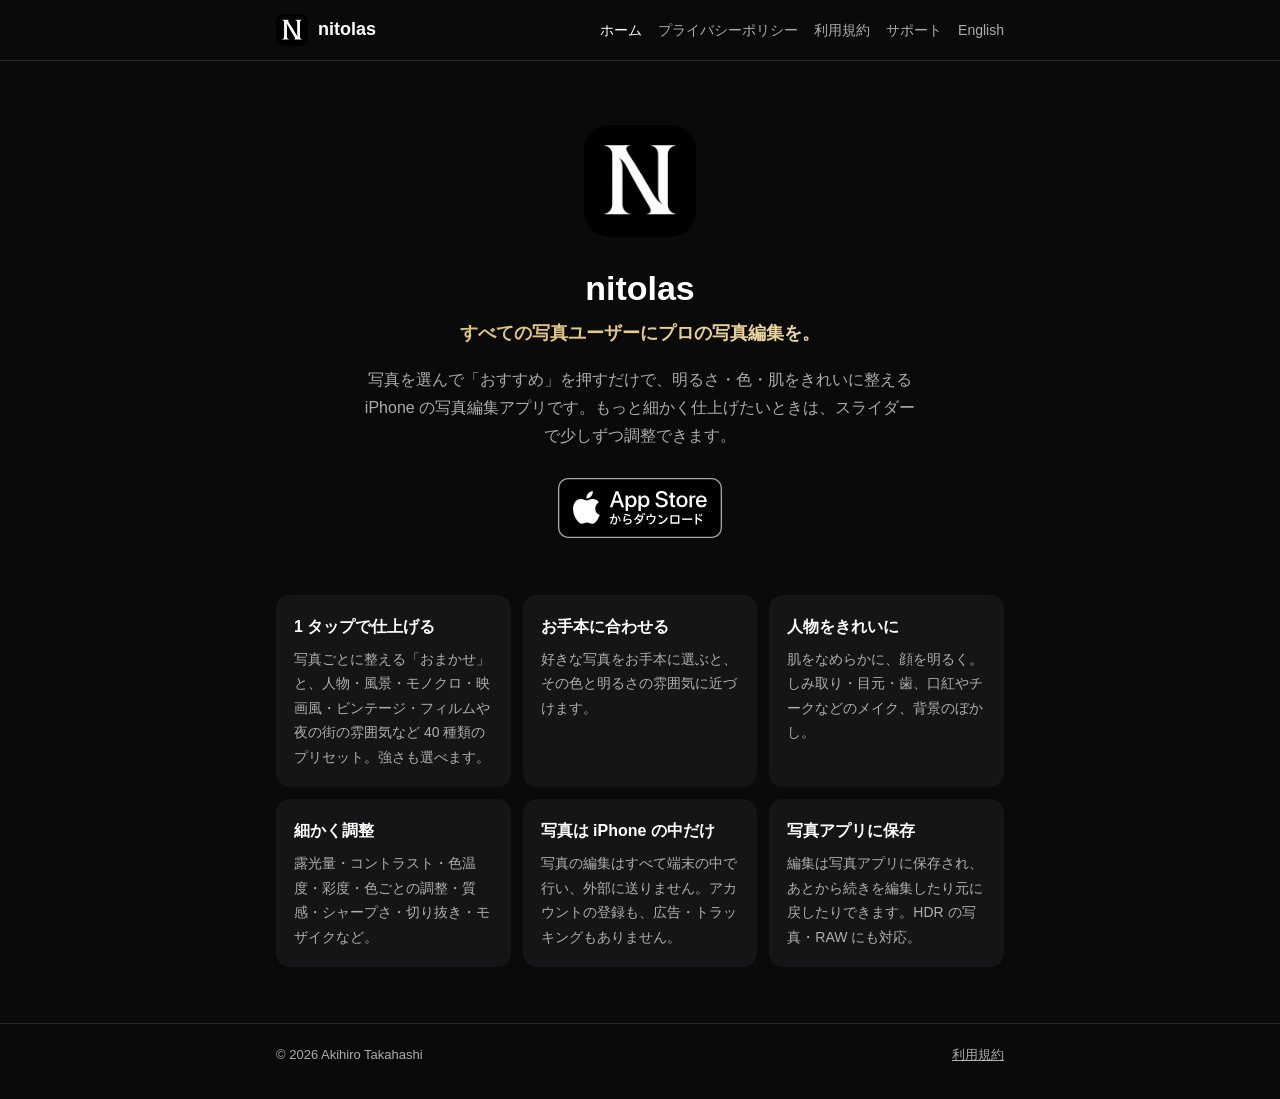
<file: index.html>
<!doctype html>
<html lang="ja">
<head>
<meta charset="utf-8">
<meta name="viewport" content="width=device-width, initial-scale=1">
<title>nitolas – すべての写真ユーザーにプロの写真編集を。</title>
<meta name="description" content="nitolas：すべての写真ユーザーにプロの写真編集を。写真は iPhone の中だけで編集します。">
<link rel="icon" href="icon.png">
<link rel="apple-touch-icon" href="icon.png">
<link rel="stylesheet" href="style.css">
</head>
<body>
<header><div class="wrap"><a class="brand" href="index.html"><img src="icon.png" alt="">nitolas</a><nav><a href="index.html" aria-current="page">ホーム</a><a href="privacy.html">プライバシーポリシー</a><a href="terms.html">利用規約</a><a href="support.html">サポート</a><a href="en/index.html" lang="en">English</a></nav></div></header>
<main><div class="wrap">
<section class="hero">
<img src="icon.png" alt="nitolas のアイコン">
<h1>nitolas</h1>
<p class="tagline"><span>すべての写真ユーザーに</span><span>プロの写真編集を。</span></p>
<p class="lead">写真を選んで「おすすめ」を押すだけで、明るさ・色・肌をきれいに整える iPhone の写真編集アプリです。もっと細かく仕上げたいときは、スライダーで少しずつ調整できます。</p>
<!-- App Store のバッジ（Apple の公式の画像。変えずに使う）。審査で承認されたら、App Store のページの URL を入れたリンクにする。 -->
<p class="store-badge"><img src="app-store-badge-ja.svg" alt="App Store からダウンロード" width="163" height="60"></p>
</section>
<section class="features">
<div class="feature"><h2>1 タップで仕上げる</h2><p>写真ごとに整える「おまかせ」と、人物・風景・モノクロ・映画風・ビンテージ・フィルムや夜の街の雰囲気など 40 種類のプリセット。強さも選べます。</p></div>
<div class="feature"><h2>お手本に合わせる</h2><p>好きな写真をお手本に選ぶと、その色と明るさの雰囲気に近づけます。</p></div>
<div class="feature"><h2>人物をきれいに</h2><p>肌をなめらかに、顔を明るく。しみ取り・目元・歯、口紅やチークなどのメイク、背景のぼかし。</p></div>
<div class="feature"><h2>細かく調整</h2><p>露光量・コントラスト・色温度・彩度・色ごとの調整・質感・シャープさ・切り抜き・モザイクなど。</p></div>
<div class="feature"><h2>写真は iPhone の中だけ</h2><p>写真の編集はすべて端末の中で行い、外部に送りません。アカウントの登録も、広告・トラッキングもありません。</p></div>
<div class="feature"><h2>写真アプリに保存</h2><p>編集は写真アプリに保存され、あとから続きを編集したり元に戻したりできます。HDR の写真・RAW にも対応。</p></div>
</section>
</div></main>
<footer><div class="wrap"><span>© 2026 Akihiro Takahashi</span><a href="terms.html">利用規約</a></div></footer>
</body>
</html>
</file>
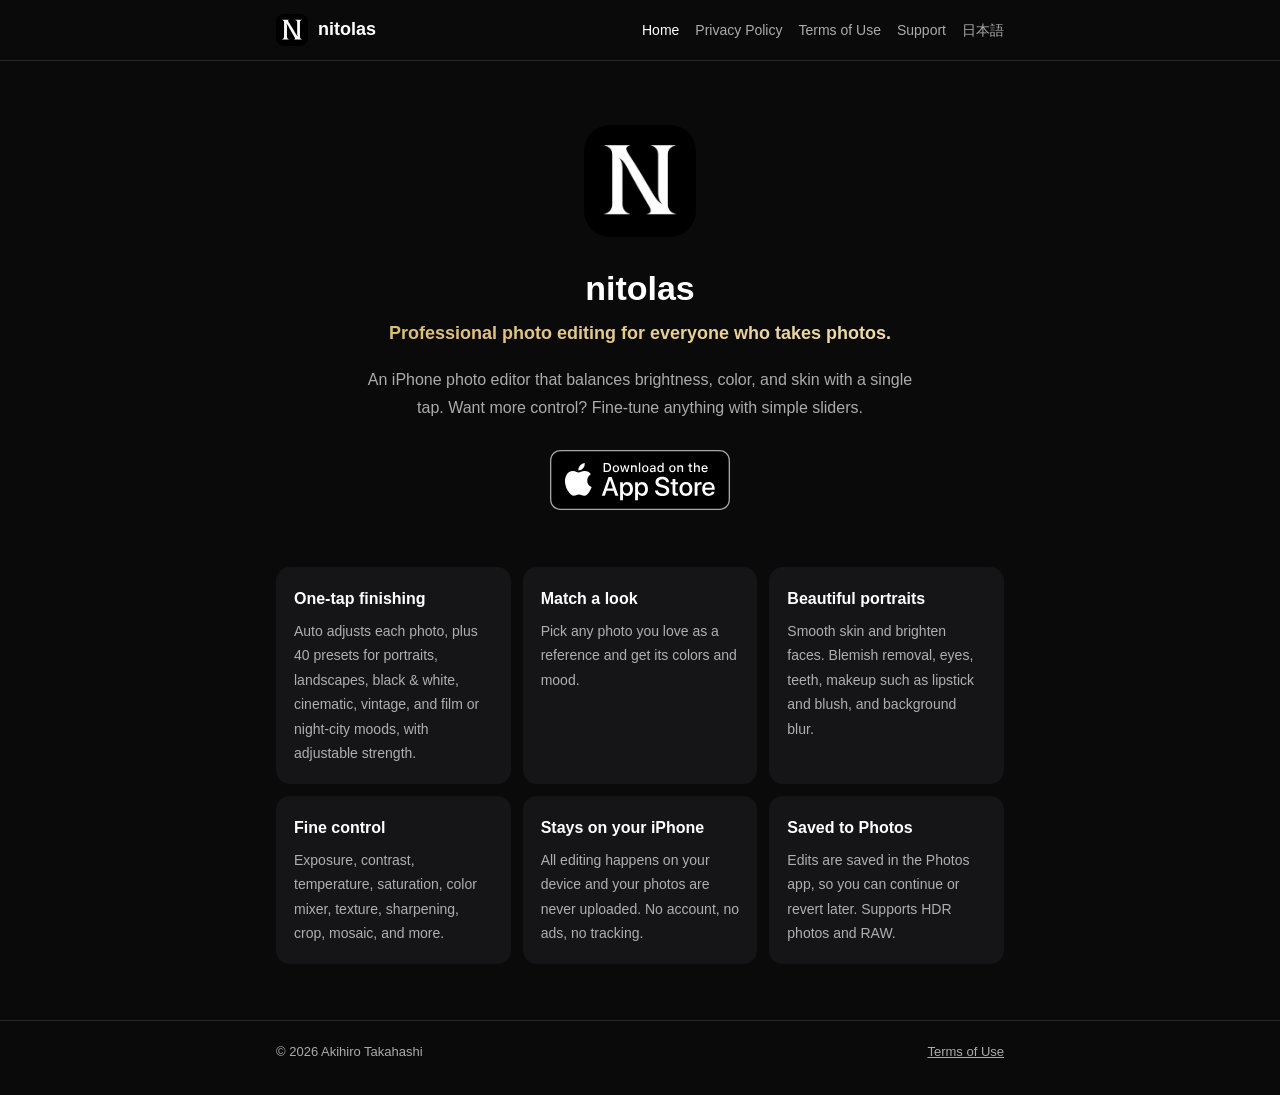
<file: en/index.html>
<!doctype html>
<html lang="en">
<head>
<meta charset="utf-8">
<meta name="viewport" content="width=device-width, initial-scale=1">
<title>nitolas – Professional photo editing for everyone who takes photos.</title>
<meta name="description" content="nitolas: professional photo editing for everyone who takes photos. Your photos never leave your iPhone.">
<link rel="icon" href="../icon.png">
<link rel="apple-touch-icon" href="../icon.png">
<link rel="stylesheet" href="../style.css">
</head>
<body>
<header><div class="wrap"><a class="brand" href="index.html"><img src="../icon.png" alt="">nitolas</a><nav><a href="index.html" aria-current="page">Home</a><a href="privacy.html">Privacy Policy</a><a href="terms.html">Terms of Use</a><a href="support.html">Support</a><a href="../index.html" lang="ja">日本語</a></nav></div></header>
<main><div class="wrap">
<section class="hero">
<img src="../icon.png" alt="nitolas app icon">
<h1>nitolas</h1>
<p class="tagline">Professional photo editing for everyone who takes photos.</p>
<p class="lead">An iPhone photo editor that balances brightness, color, and skin with a single tap. Want more control? Fine-tune anything with simple sliders.</p>
<!-- App Store badge (Apple's official artwork, used unmodified). Link it to the App Store page after the app is approved. -->
<p class="store-badge"><img src="../app-store-badge-en.svg" alt="Download on the App Store" width="180" height="60"></p>
</section>
<section class="features">
<div class="feature"><h2>One-tap finishing</h2><p>Auto adjusts each photo, plus 40 presets for portraits, landscapes, black &amp; white, cinematic, vintage, and film or night-city moods, with adjustable strength.</p></div>
<div class="feature"><h2>Match a look</h2><p>Pick any photo you love as a reference and get its colors and mood.</p></div>
<div class="feature"><h2>Beautiful portraits</h2><p>Smooth skin and brighten faces. Blemish removal, eyes, teeth, makeup such as lipstick and blush, and background blur.</p></div>
<div class="feature"><h2>Fine control</h2><p>Exposure, contrast, temperature, saturation, color mixer, texture, sharpening, crop, mosaic, and more.</p></div>
<div class="feature"><h2>Stays on your iPhone</h2><p>All editing happens on your device and your photos are never uploaded. No account, no ads, no tracking.</p></div>
<div class="feature"><h2>Saved to Photos</h2><p>Edits are saved in the Photos app, so you can continue or revert later. Supports HDR photos and RAW.</p></div>
</section>
</div></main>
<footer><div class="wrap"><span>© 2026 Akihiro Takahashi</span><a href="terms.html">Terms of Use</a></div></footer>
</body>
</html>
</file>
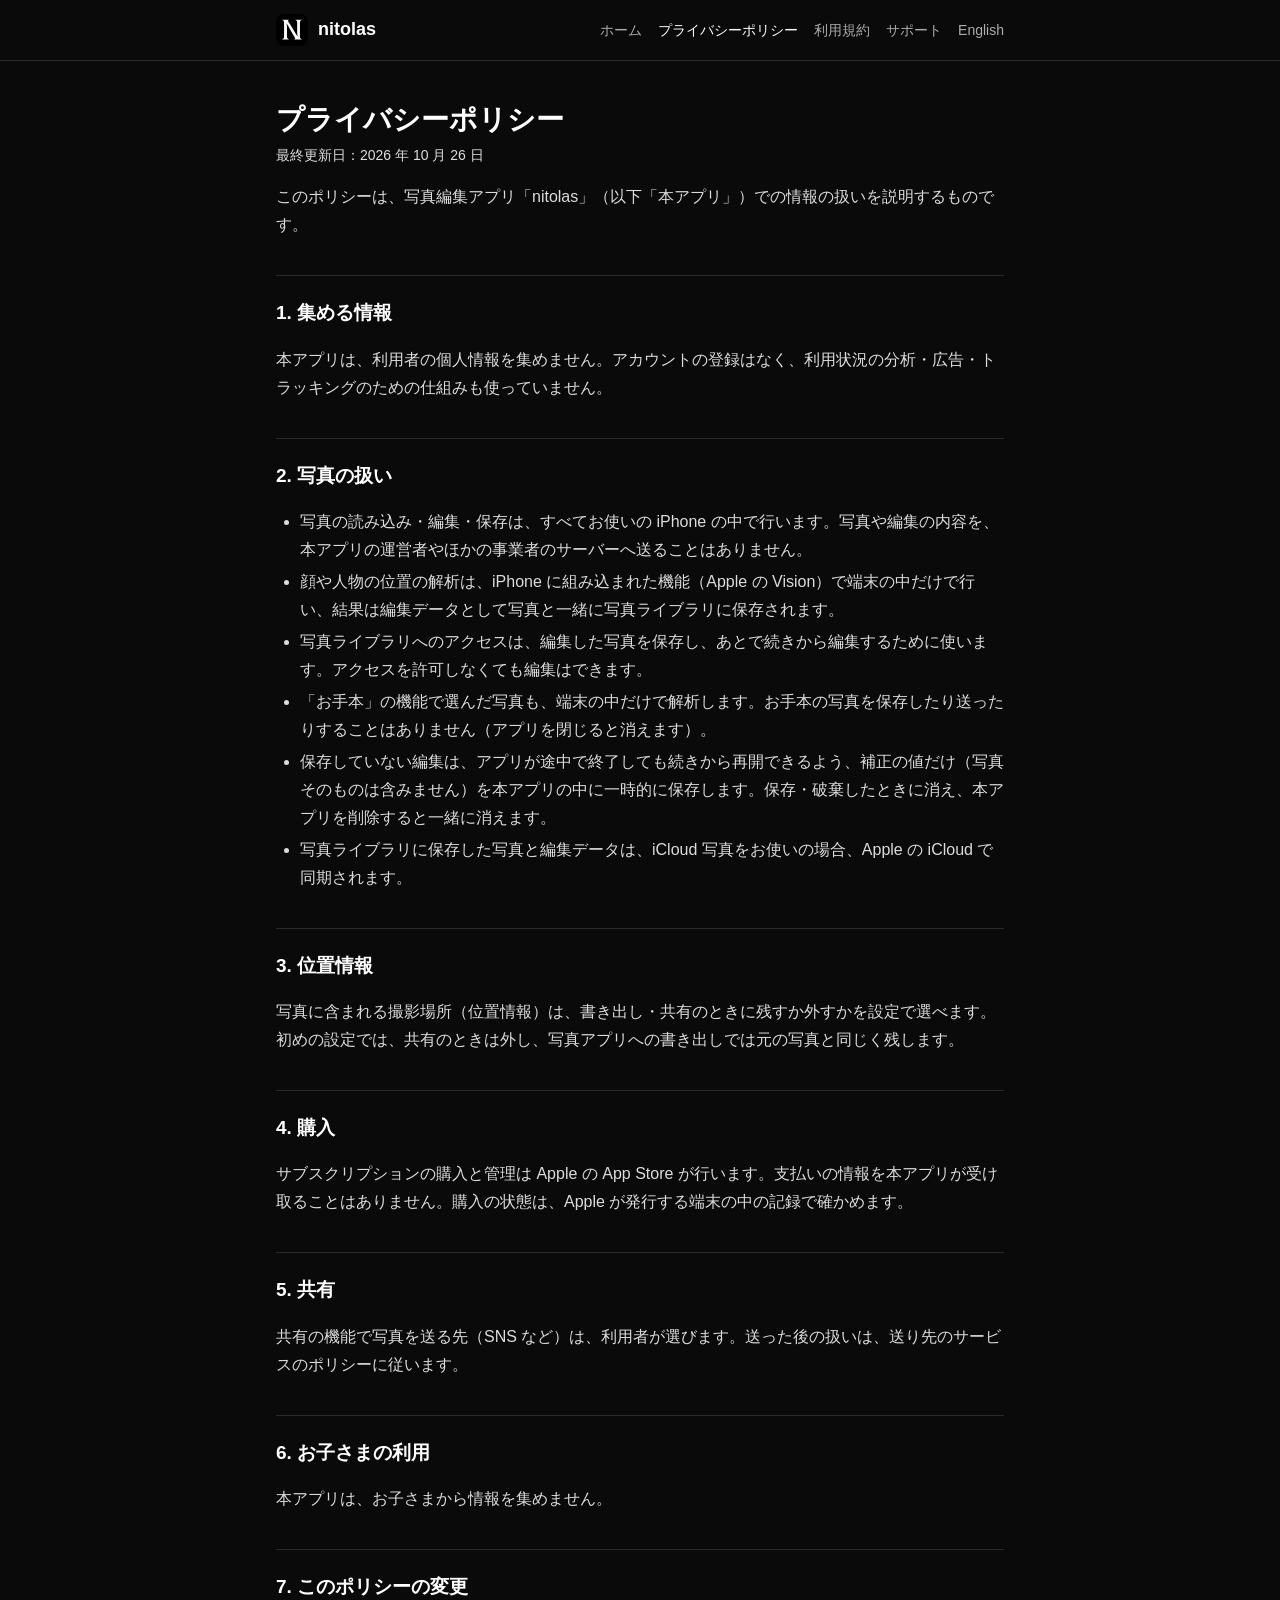
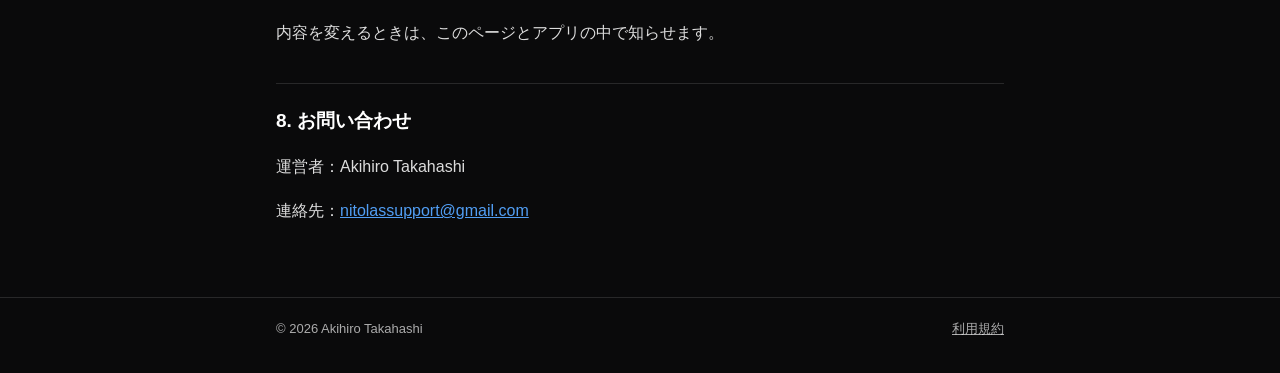
<file: privacy.html>
<!doctype html>
<html lang="ja">
<head>
<meta charset="utf-8">
<meta name="viewport" content="width=device-width, initial-scale=1">
<title>プライバシーポリシー – nitolas</title>
<meta name="description" content="nitolas：すべての写真ユーザーにプロの写真編集を。写真は iPhone の中だけで編集します。">
<link rel="icon" href="icon.png">
<link rel="apple-touch-icon" href="icon.png">
<link rel="stylesheet" href="style.css">
</head>
<body>
<header><div class="wrap"><a class="brand" href="index.html"><img src="icon.png" alt="">nitolas</a><nav><a href="index.html">ホーム</a><a href="privacy.html" aria-current="page">プライバシーポリシー</a><a href="terms.html">利用規約</a><a href="support.html">サポート</a><a href="en/privacy.html" lang="en">English</a></nav></div></header>
<main><div class="wrap">
<article class="document">
<h1>プライバシーポリシー</h1>
<p class="updated">最終更新日：2026 年 10 月 26 日</p>
<p>このポリシーは、写真編集アプリ「nitolas」（以下「本アプリ」）での情報の扱いを説明するものです。</p>
<h2>1. 集める情報</h2>
<p>本アプリは、利用者の個人情報を集めません。アカウントの登録はなく、利用状況の分析・広告・トラッキングのための仕組みも使っていません。</p>
<h2>2. 写真の扱い</h2>
<ul>
<li>写真の読み込み・編集・保存は、すべてお使いの iPhone の中で行います。写真や編集の内容を、本アプリの運営者やほかの事業者のサーバーへ送ることはありません。</li>
<li>顔や人物の位置の解析は、iPhone に組み込まれた機能（Apple の Vision）で端末の中だけで行い、結果は編集データとして写真と一緒に写真ライブラリに保存されます。</li>
<li>写真ライブラリへのアクセスは、編集した写真を保存し、あとで続きから編集するために使います。アクセスを許可しなくても編集はできます。</li>
<li>「お手本」の機能で選んだ写真も、端末の中だけで解析します。お手本の写真を保存したり送ったりすることはありません（アプリを閉じると消えます）。</li>
<li>保存していない編集は、アプリが途中で終了しても続きから再開できるよう、補正の値だけ（写真そのものは含みません）を本アプリの中に一時的に保存します。保存・破棄したときに消え、本アプリを削除すると一緒に消えます。</li>
<li>写真ライブラリに保存した写真と編集データは、iCloud 写真をお使いの場合、Apple の iCloud で同期されます。</li>
</ul>
<h2>3. 位置情報</h2>
<p>写真に含まれる撮影場所（位置情報）は、書き出し・共有のときに残すか外すかを設定で選べます。初めの設定では、共有のときは外し、写真アプリへの書き出しでは元の写真と同じく残します。</p>
<h2>4. 購入</h2>
<p>サブスクリプションの購入と管理は Apple の App Store が行います。支払いの情報を本アプリが受け取ることはありません。購入の状態は、Apple が発行する端末の中の記録で確かめます。</p>
<h2>5. 共有</h2>
<p>共有の機能で写真を送る先（SNS など）は、利用者が選びます。送った後の扱いは、送り先のサービスのポリシーに従います。</p>
<h2>6. お子さまの利用</h2>
<p>本アプリは、お子さまから情報を集めません。</p>
<h2>7. このポリシーの変更</h2>
<p>内容を変えるときは、このページとアプリの中で知らせます。</p>
<h2>8. お問い合わせ</h2>
<p>運営者：Akihiro Takahashi</p>
<p>連絡先：<a href="mailto:nitolassupport@gmail.com">nitolassupport@gmail.com</a></p>
</article>
</div></main>
<footer><div class="wrap"><span>© 2026 Akihiro Takahashi</span><a href="terms.html">利用規約</a></div></footer>
</body>
</html>
</file>
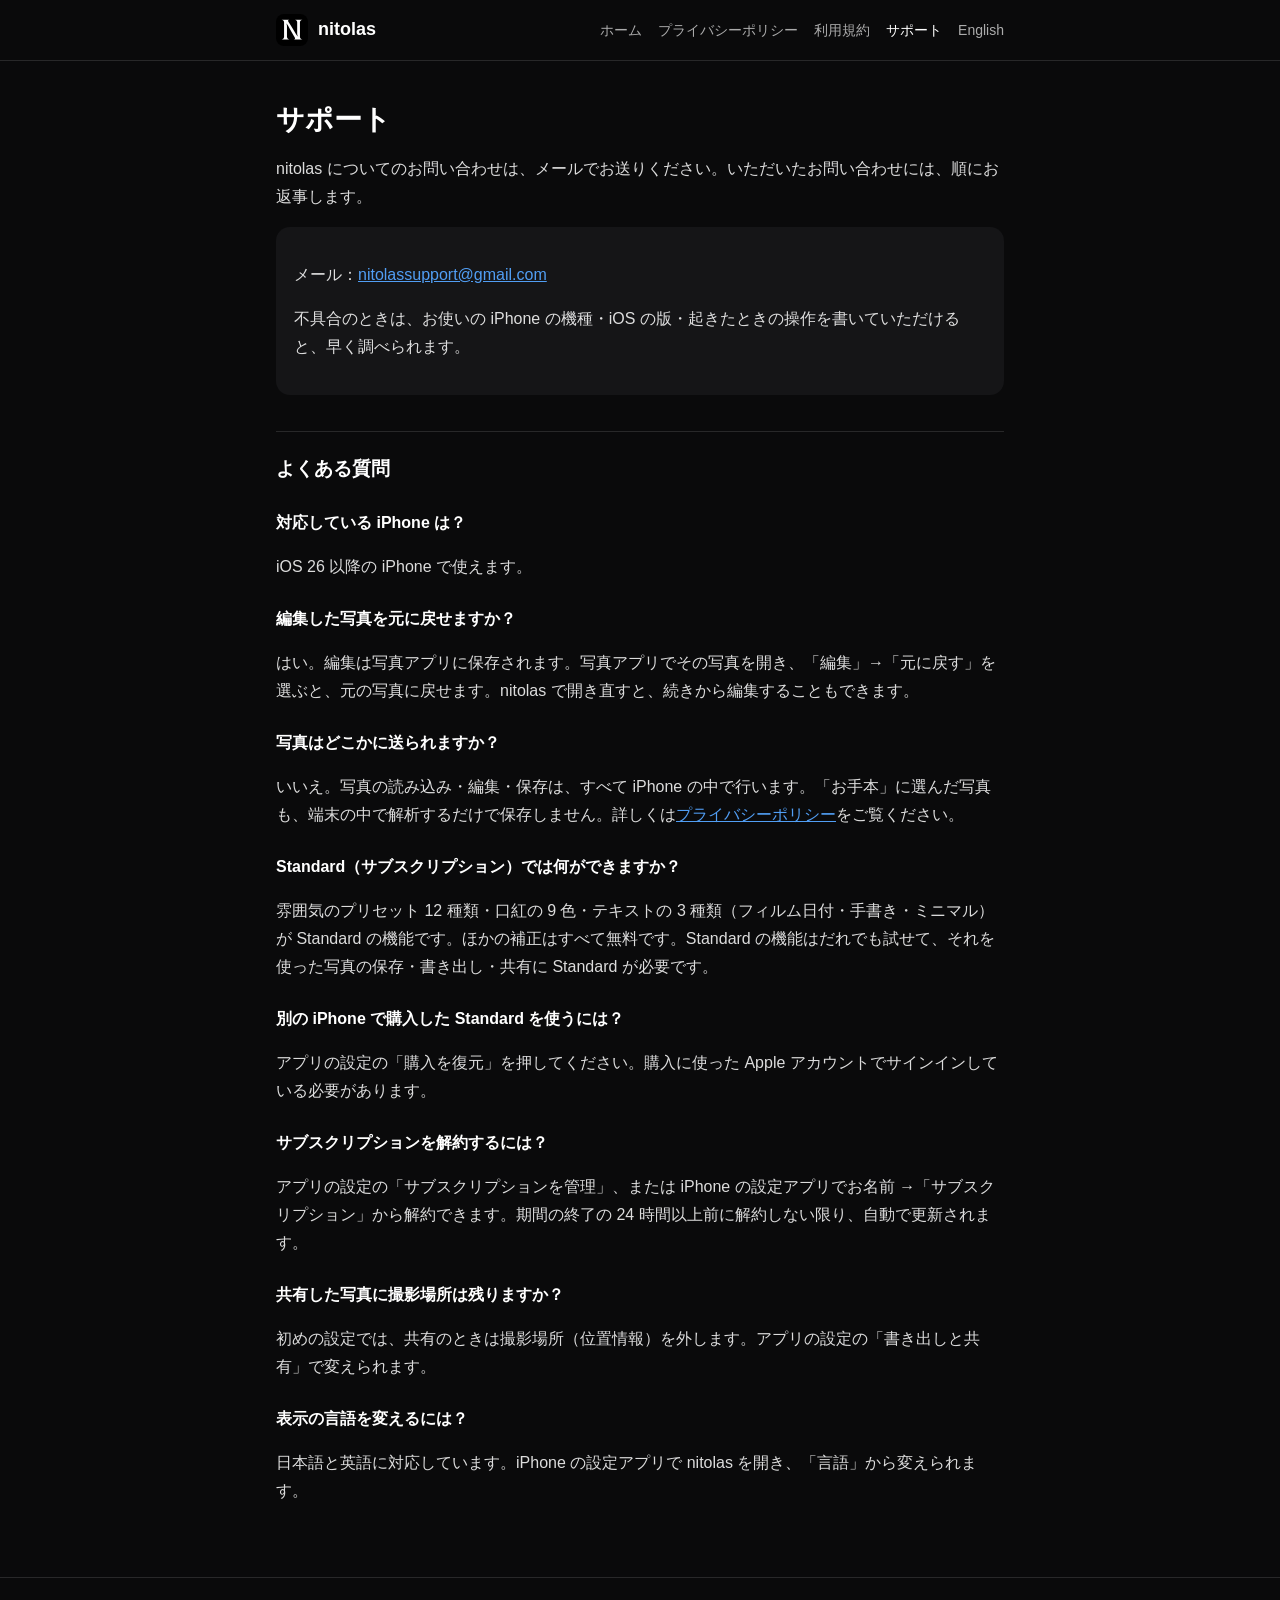
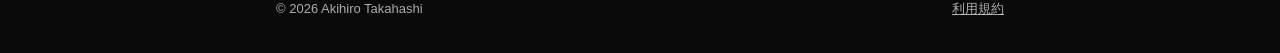
<file: support.html>
<!doctype html>
<html lang="ja">
<head>
<meta charset="utf-8">
<meta name="viewport" content="width=device-width, initial-scale=1">
<title>サポート – nitolas</title>
<meta name="description" content="nitolas：すべての写真ユーザーにプロの写真編集を。写真は iPhone の中だけで編集します。">
<link rel="icon" href="icon.png">
<link rel="apple-touch-icon" href="icon.png">
<link rel="stylesheet" href="style.css">
</head>
<body>
<header><div class="wrap"><a class="brand" href="index.html"><img src="icon.png" alt="">nitolas</a><nav><a href="index.html">ホーム</a><a href="privacy.html">プライバシーポリシー</a><a href="terms.html">利用規約</a><a href="support.html" aria-current="page">サポート</a><a href="en/support.html" lang="en">English</a></nav></div></header>
<main><div class="wrap">
<article class="document">
<h1>サポート</h1>
<p>nitolas についてのお問い合わせは、メールでお送りください。いただいたお問い合わせには、順にお返事します。</p>
<div class="contact"><p>メール：<a href="mailto:nitolassupport@gmail.com">nitolassupport@gmail.com</a></p>
<p>不具合のときは、お使いの iPhone の機種・iOS の版・起きたときの操作を書いていただけると、早く調べられます。</p></div>
<h2>よくある質問</h2>
<h3>対応している iPhone は？</h3>
<p>iOS 26 以降の iPhone で使えます。</p>
<h3>編集した写真を元に戻せますか？</h3>
<p>はい。編集は写真アプリに保存されます。写真アプリでその写真を開き、「編集」→「元に戻す」を選ぶと、元の写真に戻せます。nitolas で開き直すと、続きから編集することもできます。</p>
<h3>写真はどこかに送られますか？</h3>
<p>いいえ。写真の読み込み・編集・保存は、すべて iPhone の中で行います。「お手本」に選んだ写真も、端末の中で解析するだけで保存しません。詳しくは<a href="privacy.html">プライバシーポリシー</a>をご覧ください。</p>
<h3>Standard（サブスクリプション）では何ができますか？</h3>
<p>雰囲気のプリセット 12 種類・口紅の 9 色・テキストの 3 種類（フィルム日付・手書き・ミニマル）が Standard の機能です。ほかの補正はすべて無料です。Standard の機能はだれでも試せて、それを使った写真の保存・書き出し・共有に Standard が必要です。</p>
<h3>別の iPhone で購入した Standard を使うには？</h3>
<p>アプリの設定の「購入を復元」を押してください。購入に使った Apple アカウントでサインインしている必要があります。</p>
<h3>サブスクリプションを解約するには？</h3>
<p>アプリの設定の「サブスクリプションを管理」、または iPhone の設定アプリでお名前 →「サブスクリプション」から解約できます。期間の終了の 24 時間以上前に解約しない限り、自動で更新されます。</p>
<h3>共有した写真に撮影場所は残りますか？</h3>
<p>初めの設定では、共有のときは撮影場所（位置情報）を外します。アプリの設定の「書き出しと共有」で変えられます。</p>
<h3>表示の言語を変えるには？</h3>
<p>日本語と英語に対応しています。iPhone の設定アプリで nitolas を開き、「言語」から変えられます。</p>
</article>
</div></main>
<footer><div class="wrap"><span>© 2026 Akihiro Takahashi</span><a href="terms.html">利用規約</a></div></footer>
</body>
</html>
</file>
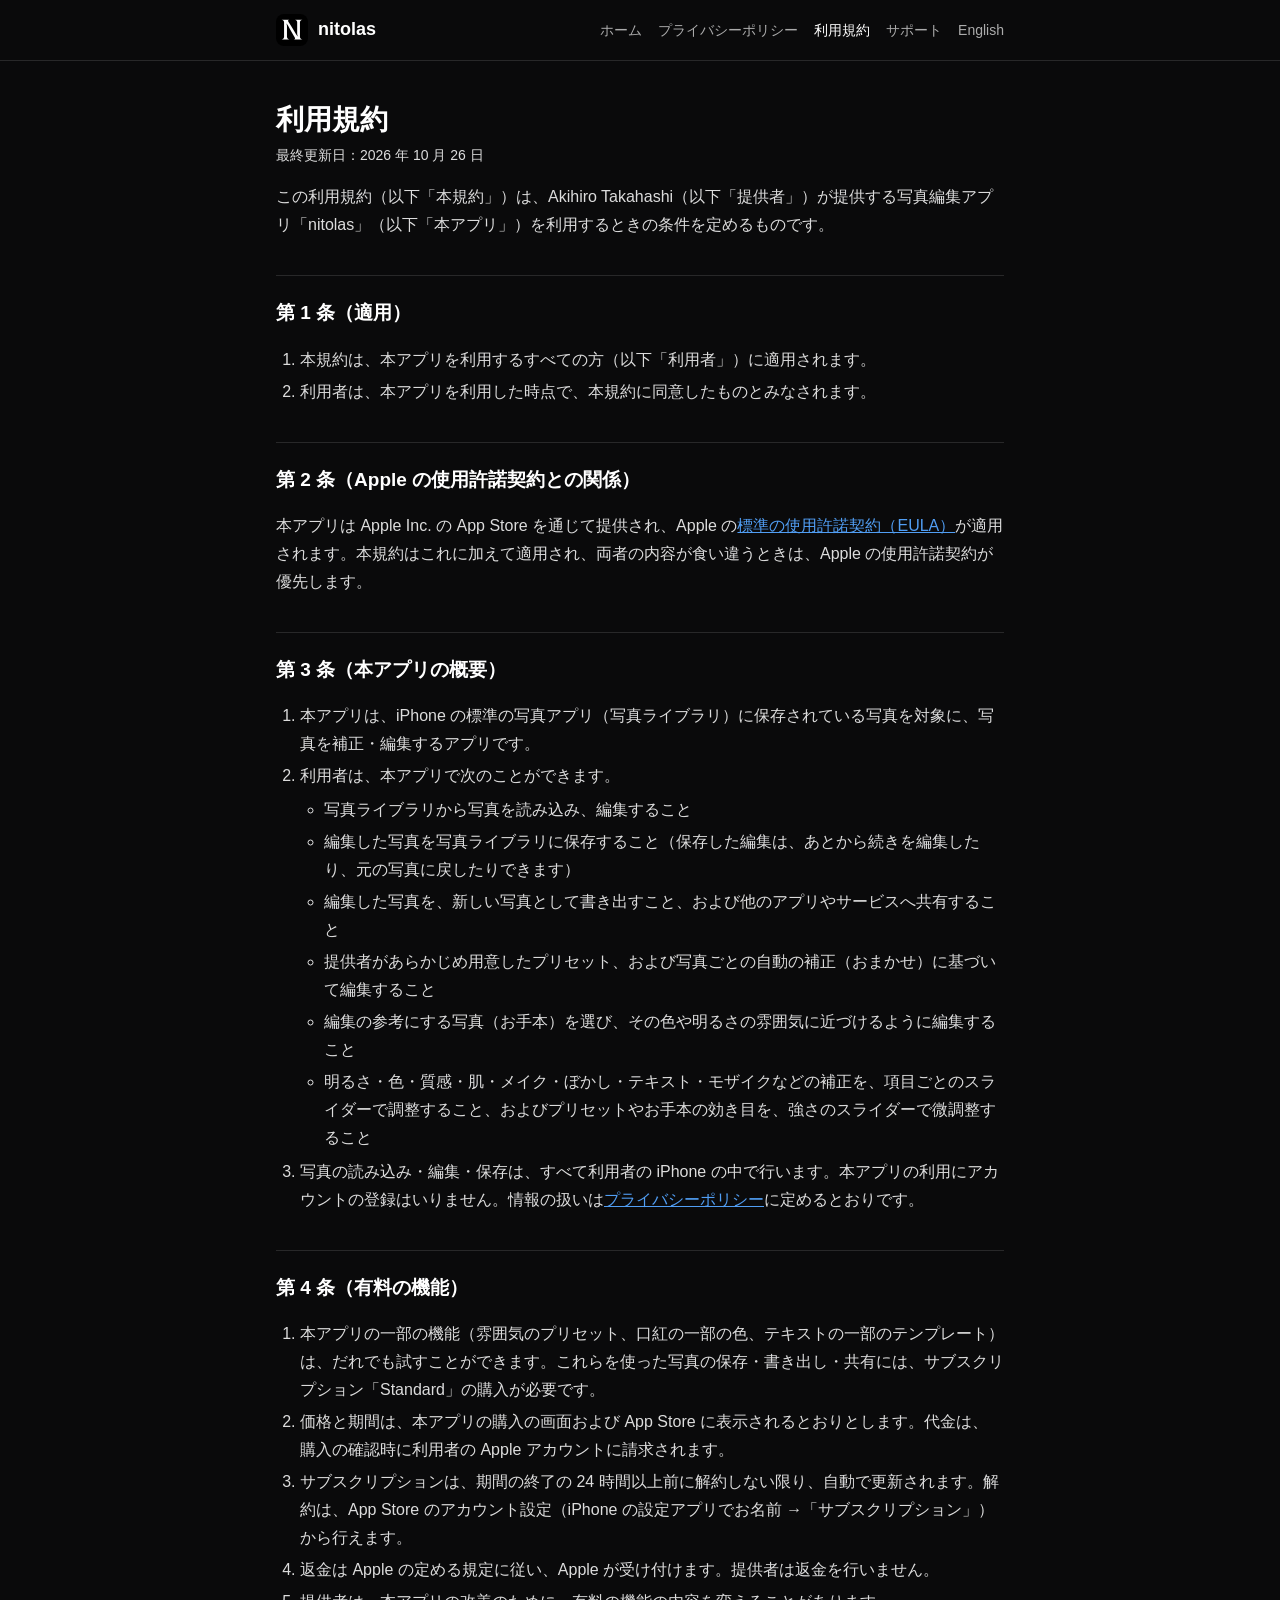
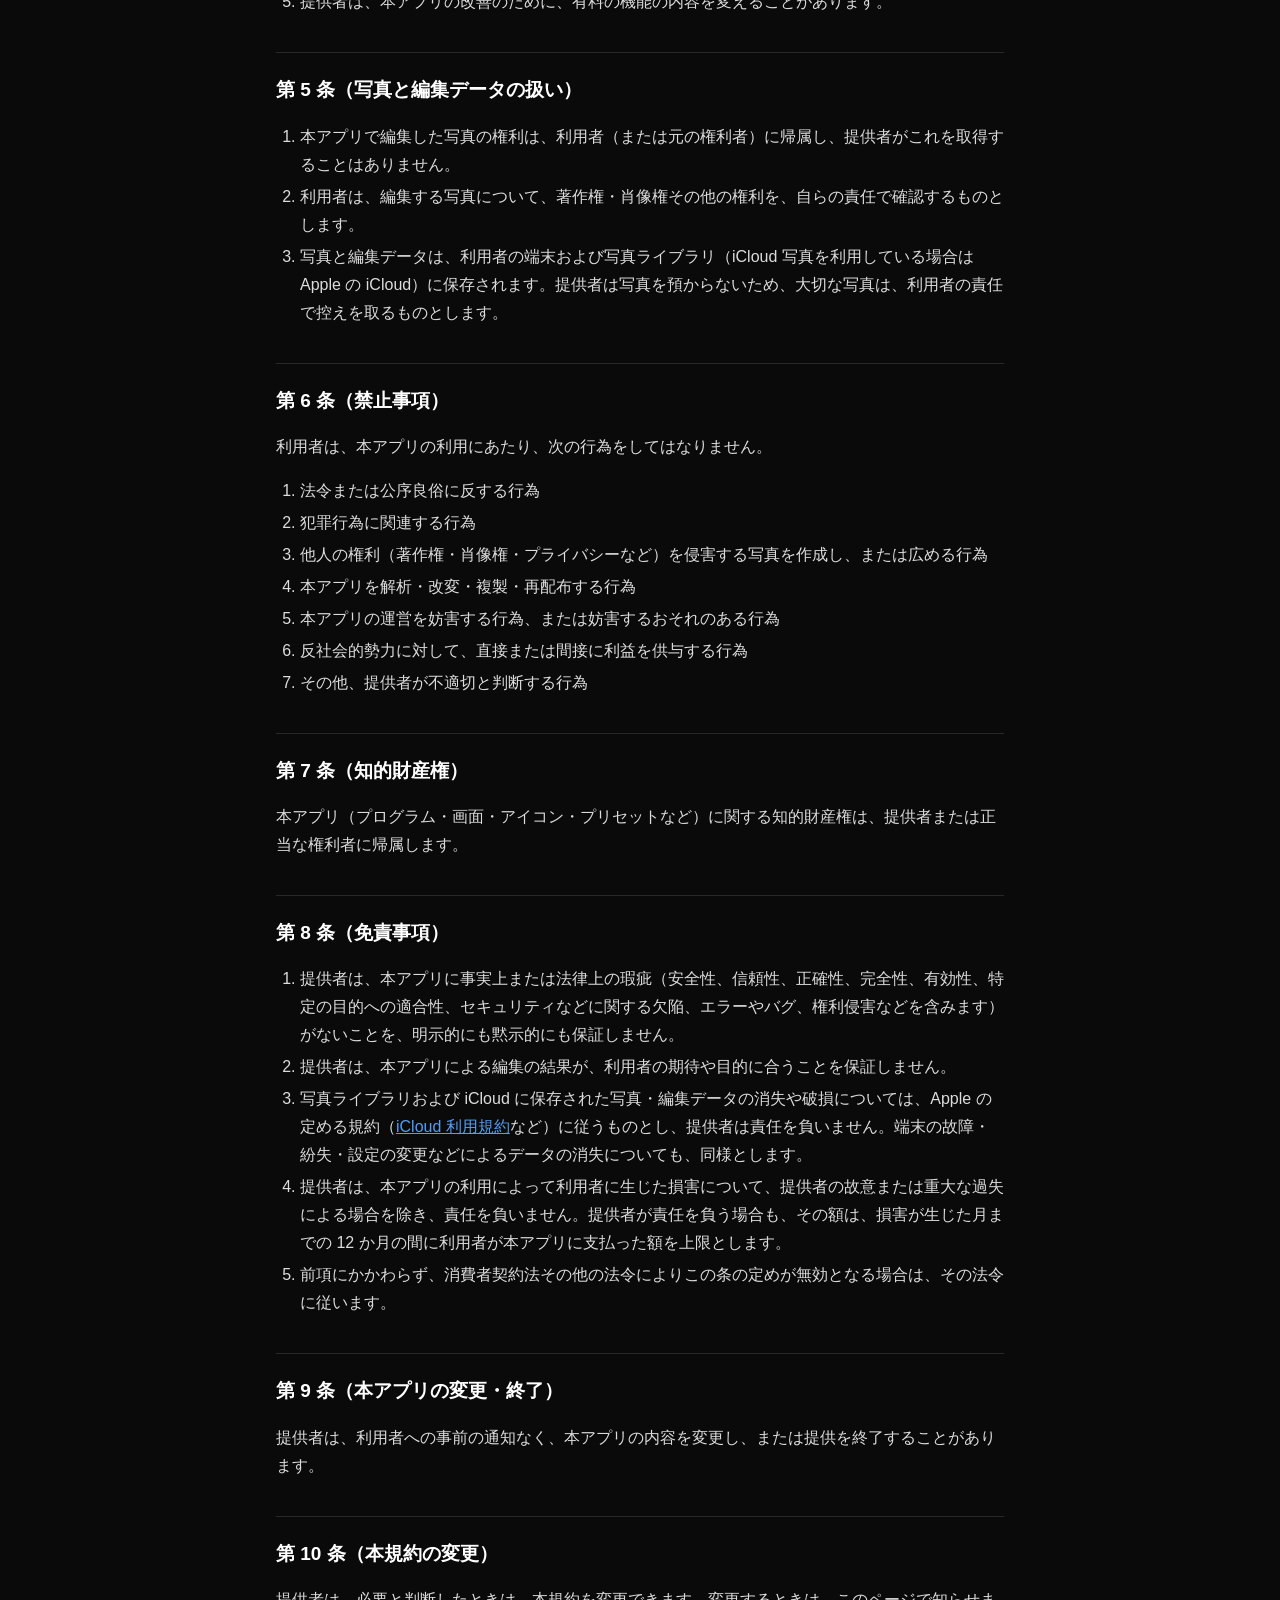
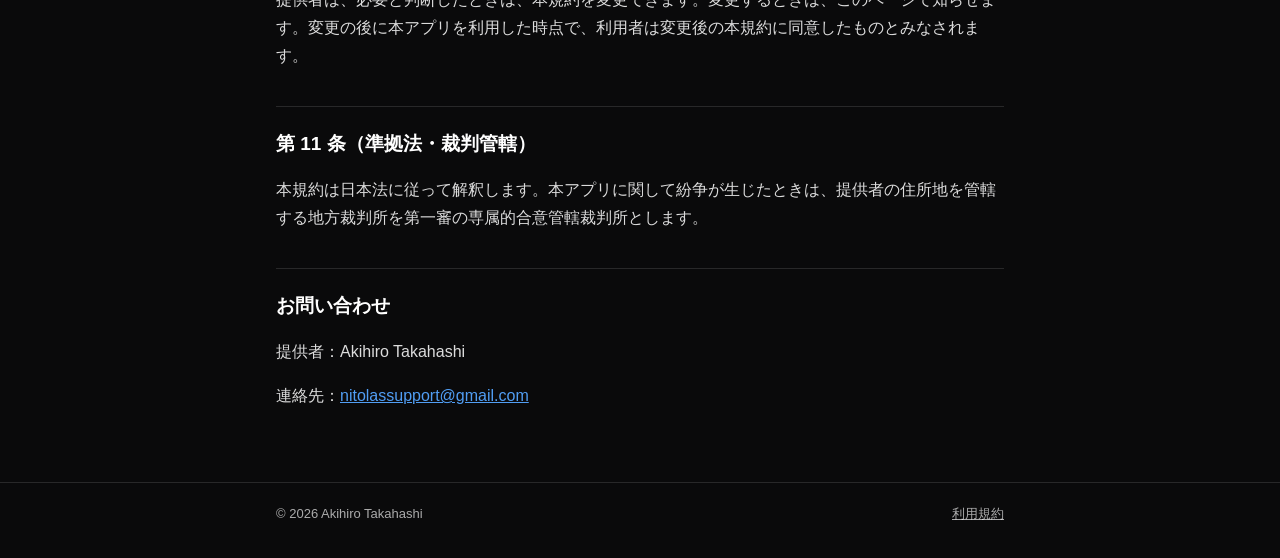
<file: terms.html>
<!doctype html>
<html lang="ja">
<head>
<meta charset="utf-8">
<meta name="viewport" content="width=device-width, initial-scale=1">
<title>利用規約 – nitolas</title>
<meta name="description" content="nitolas：すべての写真ユーザーにプロの写真編集を。写真は iPhone の中だけで編集します。">
<link rel="icon" href="icon.png">
<link rel="apple-touch-icon" href="icon.png">
<link rel="stylesheet" href="style.css">
</head>
<body>
<header><div class="wrap"><a class="brand" href="index.html"><img src="icon.png" alt="">nitolas</a><nav><a href="index.html">ホーム</a><a href="privacy.html">プライバシーポリシー</a><a href="terms.html" aria-current="page">利用規約</a><a href="support.html">サポート</a><a href="en/terms.html" lang="en">English</a></nav></div></header>
<main><div class="wrap">
<article class="document">
<h1>利用規約</h1>
<p class="updated">最終更新日：2026 年 10 月 26 日</p>
<p>この利用規約（以下「本規約」）は、Akihiro Takahashi（以下「提供者」）が提供する写真編集アプリ「nitolas」（以下「本アプリ」）を利用するときの条件を定めるものです。</p>
<h2>第 1 条（適用）</h2>
<ol>
<li>本規約は、本アプリを利用するすべての方（以下「利用者」）に適用されます。</li>
<li>利用者は、本アプリを利用した時点で、本規約に同意したものとみなされます。</li>
</ol>
<h2>第 2 条（Apple の使用許諾契約との関係）</h2>
<p>本アプリは Apple Inc. の App Store を通じて提供され、Apple の<a href="https://www.apple.com/legal/internet-services/itunes/dev/stdeula/">標準の使用許諾契約（EULA）</a>が適用されます。本規約はこれに加えて適用され、両者の内容が食い違うときは、Apple の使用許諾契約が優先します。</p>
<h2>第 3 条（本アプリの概要）</h2>
<ol>
<li>本アプリは、iPhone の標準の写真アプリ（写真ライブラリ）に保存されている写真を対象に、写真を補正・編集するアプリです。</li>
<li>利用者は、本アプリで次のことができます。
<ul>
<li>写真ライブラリから写真を読み込み、編集すること</li>
<li>編集した写真を写真ライブラリに保存すること（保存した編集は、あとから続きを編集したり、元の写真に戻したりできます）</li>
<li>編集した写真を、新しい写真として書き出すこと、および他のアプリやサービスへ共有すること</li>
<li>提供者があらかじめ用意したプリセット、および写真ごとの自動の補正（おまかせ）に基づいて編集すること</li>
<li>編集の参考にする写真（お手本）を選び、その色や明るさの雰囲気に近づけるように編集すること</li>
<li>明るさ・色・質感・肌・メイク・ぼかし・テキスト・モザイクなどの補正を、項目ごとのスライダーで調整すること、およびプリセットやお手本の効き目を、強さのスライダーで微調整すること</li>
</ul>
</li>
<li>写真の読み込み・編集・保存は、すべて利用者の iPhone の中で行います。本アプリの利用にアカウントの登録はいりません。情報の扱いは<a href="privacy.html">プライバシーポリシー</a>に定めるとおりです。</li>
</ol>
<h2>第 4 条（有料の機能）</h2>
<ol>
<li>本アプリの一部の機能（雰囲気のプリセット、口紅の一部の色、テキストの一部のテンプレート）は、だれでも試すことができます。これらを使った写真の保存・書き出し・共有には、サブスクリプション「Standard」の購入が必要です。</li>
<li>価格と期間は、本アプリの購入の画面および App Store に表示されるとおりとします。代金は、購入の確認時に利用者の Apple アカウントに請求されます。</li>
<li>サブスクリプションは、期間の終了の 24 時間以上前に解約しない限り、自動で更新されます。解約は、App Store のアカウント設定（iPhone の設定アプリでお名前 →「サブスクリプション」）から行えます。</li>
<li>返金は Apple の定める規定に従い、Apple が受け付けます。提供者は返金を行いません。</li>
<li>提供者は、本アプリの改善のために、有料の機能の内容を変えることがあります。</li>
</ol>
<h2>第 5 条（写真と編集データの扱い）</h2>
<ol>
<li>本アプリで編集した写真の権利は、利用者（または元の権利者）に帰属し、提供者がこれを取得することはありません。</li>
<li>利用者は、編集する写真について、著作権・肖像権その他の権利を、自らの責任で確認するものとします。</li>
<li>写真と編集データは、利用者の端末および写真ライブラリ（iCloud 写真を利用している場合は Apple の iCloud）に保存されます。提供者は写真を預からないため、大切な写真は、利用者の責任で控えを取るものとします。</li>
</ol>
<h2>第 6 条（禁止事項）</h2>
<p>利用者は、本アプリの利用にあたり、次の行為をしてはなりません。</p>
<ol>
<li>法令または公序良俗に反する行為</li>
<li>犯罪行為に関連する行為</li>
<li>他人の権利（著作権・肖像権・プライバシーなど）を侵害する写真を作成し、または広める行為</li>
<li>本アプリを解析・改変・複製・再配布する行為</li>
<li>本アプリの運営を妨害する行為、または妨害するおそれのある行為</li>
<li>反社会的勢力に対して、直接または間接に利益を供与する行為</li>
<li>その他、提供者が不適切と判断する行為</li>
</ol>
<h2>第 7 条（知的財産権）</h2>
<p>本アプリ（プログラム・画面・アイコン・プリセットなど）に関する知的財産権は、提供者または正当な権利者に帰属します。</p>
<h2>第 8 条（免責事項）</h2>
<ol>
<li>提供者は、本アプリに事実上または法律上の瑕疵（安全性、信頼性、正確性、完全性、有効性、特定の目的への適合性、セキュリティなどに関する欠陥、エラーやバグ、権利侵害などを含みます）がないことを、明示的にも黙示的にも保証しません。</li>
<li>提供者は、本アプリによる編集の結果が、利用者の期待や目的に合うことを保証しません。</li>
<li>写真ライブラリおよび iCloud に保存された写真・編集データの消失や破損については、Apple の定める規約（<a href="https://www.apple.com/legal/internet-services/icloud/">iCloud 利用規約</a>など）に従うものとし、提供者は責任を負いません。端末の故障・紛失・設定の変更などによるデータの消失についても、同様とします。</li>
<li>提供者は、本アプリの利用によって利用者に生じた損害について、提供者の故意または重大な過失による場合を除き、責任を負いません。提供者が責任を負う場合も、その額は、損害が生じた月までの 12 か月の間に利用者が本アプリに支払った額を上限とします。</li>
<li>前項にかかわらず、消費者契約法その他の法令によりこの条の定めが無効となる場合は、その法令に従います。</li>
</ol>
<h2>第 9 条（本アプリの変更・終了）</h2>
<p>提供者は、利用者への事前の通知なく、本アプリの内容を変更し、または提供を終了することがあります。</p>
<h2>第 10 条（本規約の変更）</h2>
<p>提供者は、必要と判断したときは、本規約を変更できます。変更するときは、このページで知らせます。変更の後に本アプリを利用した時点で、利用者は変更後の本規約に同意したものとみなされます。</p>
<h2>第 11 条（準拠法・裁判管轄）</h2>
<p>本規約は日本法に従って解釈します。本アプリに関して紛争が生じたときは、提供者の住所地を管轄する地方裁判所を第一審の専属的合意管轄裁判所とします。</p>
<h2>お問い合わせ</h2>
<p>提供者：Akihiro Takahashi</p>
<p>連絡先：<a href="mailto:nitolassupport@gmail.com">nitolassupport@gmail.com</a></p>
</article>
</div></main>
<footer><div class="wrap"><span>© 2026 Akihiro Takahashi</span><a href="terms.html">利用規約</a></div></footer>
</body>
</html>
</file>
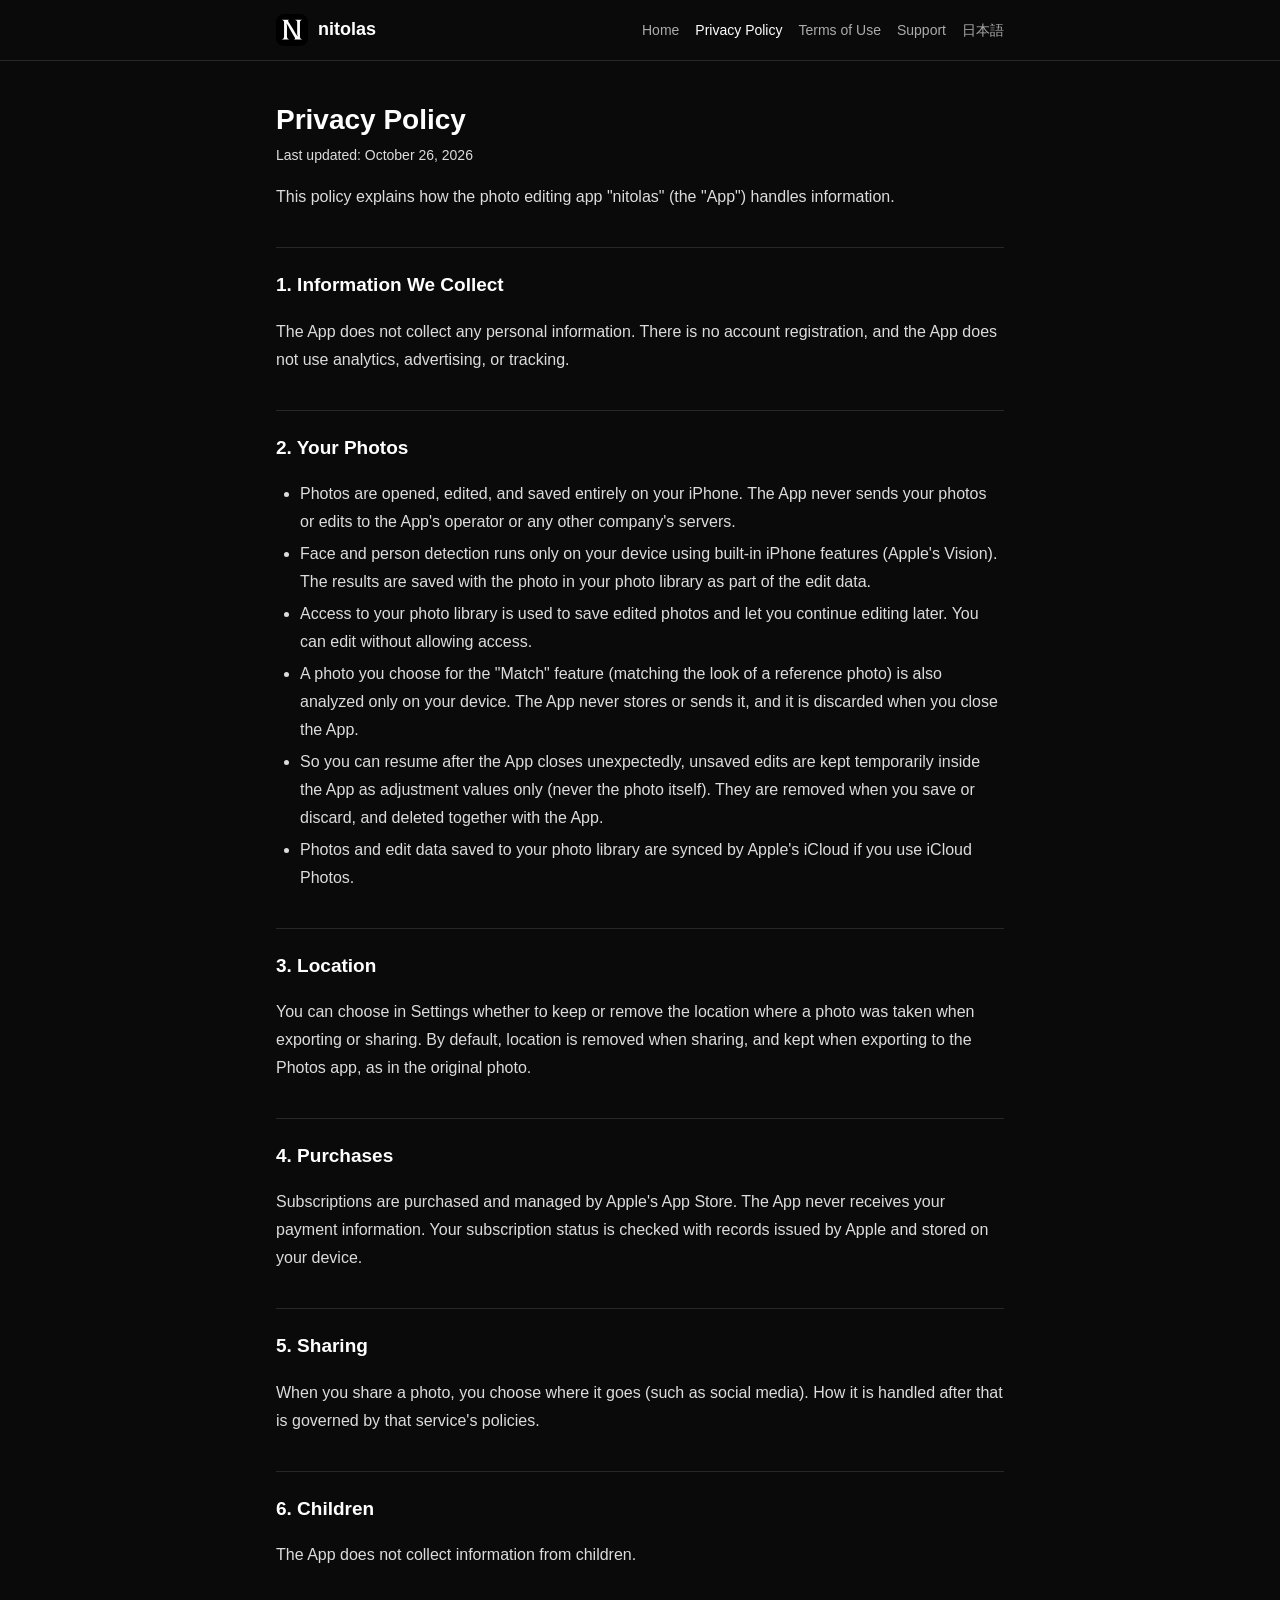
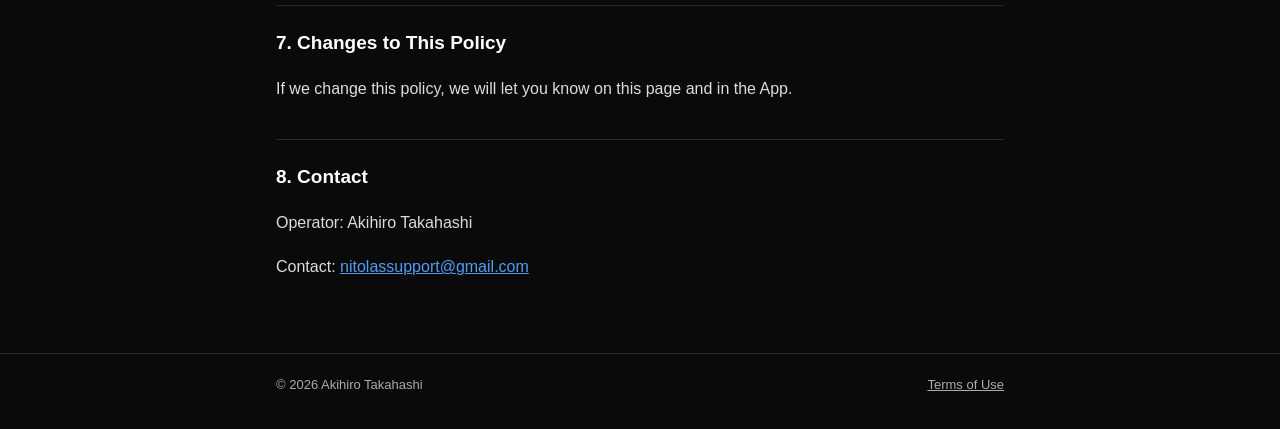
<file: en/privacy.html>
<!doctype html>
<html lang="en">
<head>
<meta charset="utf-8">
<meta name="viewport" content="width=device-width, initial-scale=1">
<title>Privacy Policy – nitolas</title>
<meta name="description" content="nitolas: professional photo editing for everyone who takes photos. Your photos never leave your iPhone.">
<link rel="icon" href="../icon.png">
<link rel="apple-touch-icon" href="../icon.png">
<link rel="stylesheet" href="../style.css">
</head>
<body>
<header><div class="wrap"><a class="brand" href="index.html"><img src="../icon.png" alt="">nitolas</a><nav><a href="index.html">Home</a><a href="privacy.html" aria-current="page">Privacy Policy</a><a href="terms.html">Terms of Use</a><a href="support.html">Support</a><a href="../privacy.html" lang="ja">日本語</a></nav></div></header>
<main><div class="wrap">
<article class="document">
<h1>Privacy Policy</h1>
<p class="updated">Last updated: October 26, 2026</p>
<p>This policy explains how the photo editing app &quot;nitolas&quot; (the &quot;App&quot;) handles information.</p>
<h2>1. Information We Collect</h2>
<p>The App does not collect any personal information. There is no account registration, and the App does not use analytics, advertising, or tracking.</p>
<h2>2. Your Photos</h2>
<ul>
<li>Photos are opened, edited, and saved entirely on your iPhone. The App never sends your photos or edits to the App&#x27;s operator or any other company&#x27;s servers.</li>
<li>Face and person detection runs only on your device using built-in iPhone features (Apple&#x27;s Vision). The results are saved with the photo in your photo library as part of the edit data.</li>
<li>Access to your photo library is used to save edited photos and let you continue editing later. You can edit without allowing access.</li>
<li>A photo you choose for the &quot;Match&quot; feature (matching the look of a reference photo) is also analyzed only on your device. The App never stores or sends it, and it is discarded when you close the App.</li>
<li>So you can resume after the App closes unexpectedly, unsaved edits are kept temporarily inside the App as adjustment values only (never the photo itself). They are removed when you save or discard, and deleted together with the App.</li>
<li>Photos and edit data saved to your photo library are synced by Apple&#x27;s iCloud if you use iCloud Photos.</li>
</ul>
<h2>3. Location</h2>
<p>You can choose in Settings whether to keep or remove the location where a photo was taken when exporting or sharing. By default, location is removed when sharing, and kept when exporting to the Photos app, as in the original photo.</p>
<h2>4. Purchases</h2>
<p>Subscriptions are purchased and managed by Apple&#x27;s App Store. The App never receives your payment information. Your subscription status is checked with records issued by Apple and stored on your device.</p>
<h2>5. Sharing</h2>
<p>When you share a photo, you choose where it goes (such as social media). How it is handled after that is governed by that service&#x27;s policies.</p>
<h2>6. Children</h2>
<p>The App does not collect information from children.</p>
<h2>7. Changes to This Policy</h2>
<p>If we change this policy, we will let you know on this page and in the App.</p>
<h2>8. Contact</h2>
<p>Operator: Akihiro Takahashi</p>
<p>Contact: <a href="mailto:nitolassupport@gmail.com">nitolassupport@gmail.com</a></p>
</article>
</div></main>
<footer><div class="wrap"><span>© 2026 Akihiro Takahashi</span><a href="terms.html">Terms of Use</a></div></footer>
</body>
</html>
</file>
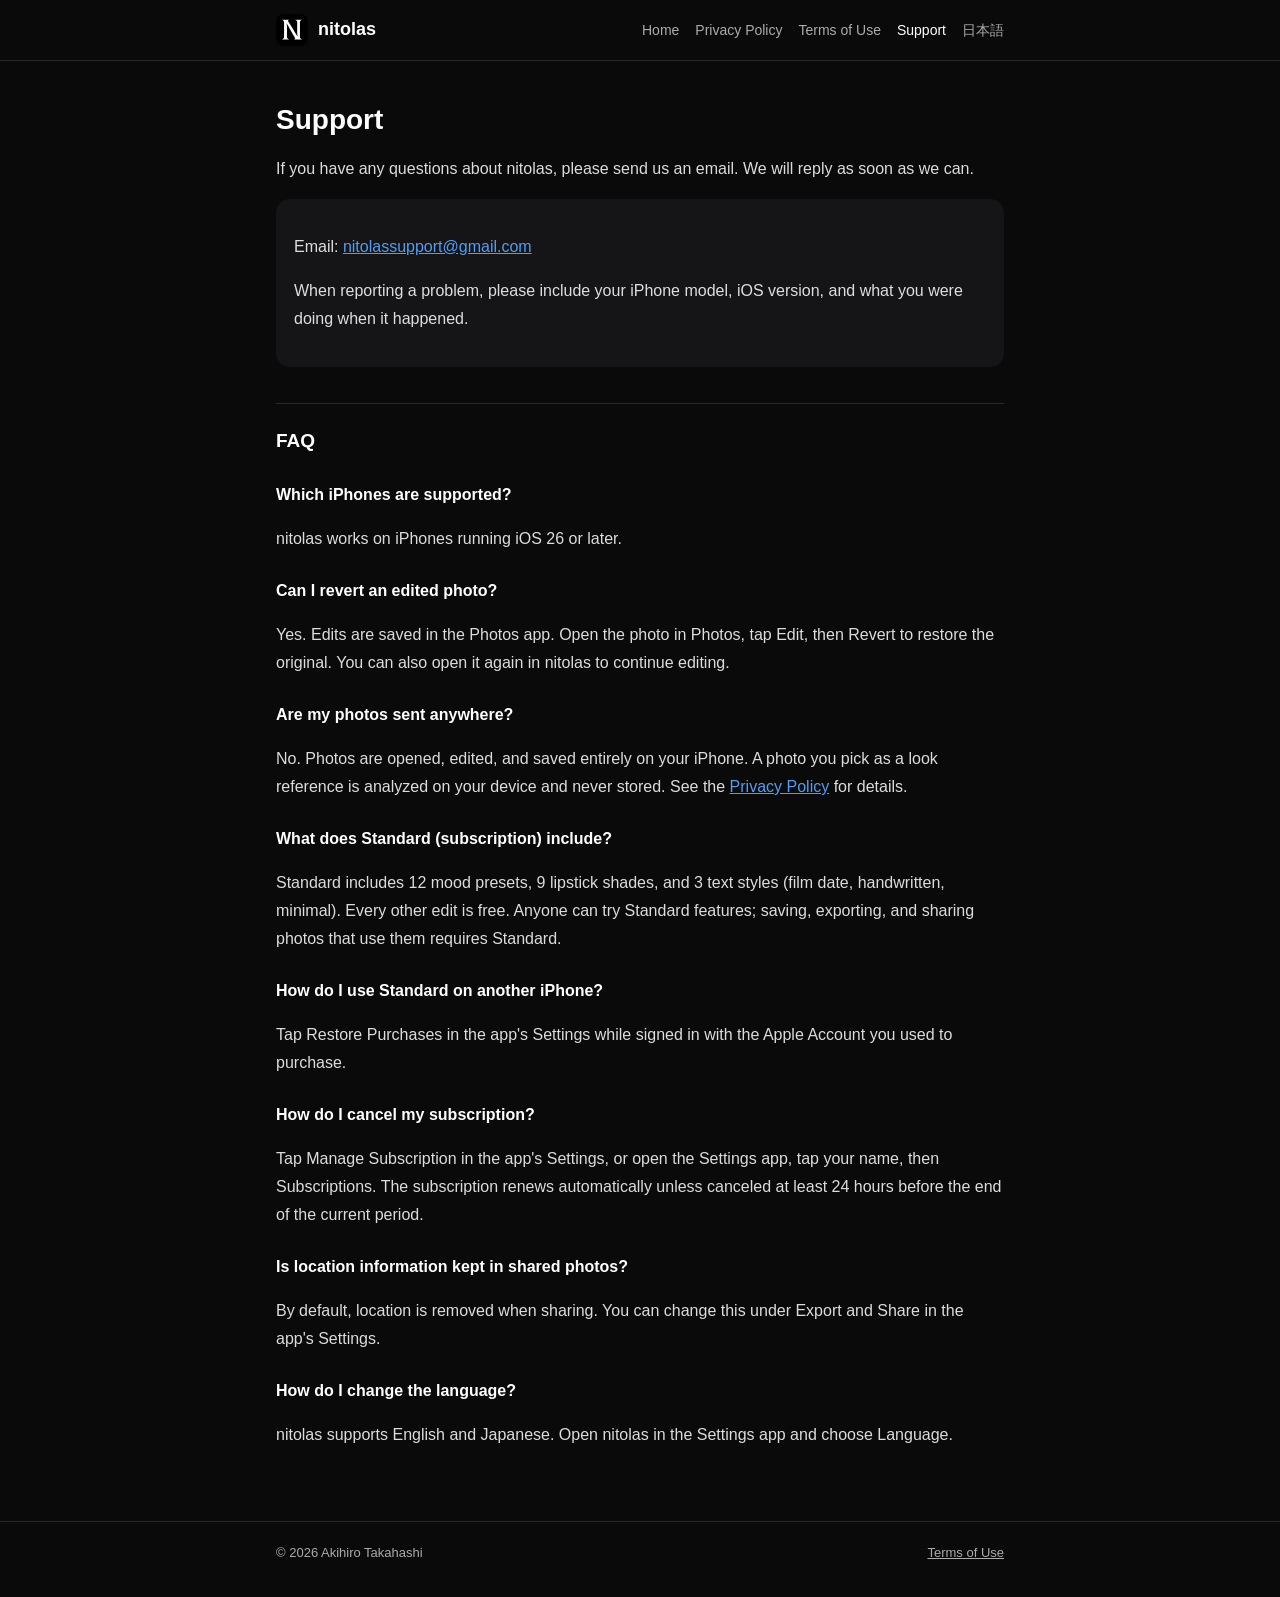
<file: en/support.html>
<!doctype html>
<html lang="en">
<head>
<meta charset="utf-8">
<meta name="viewport" content="width=device-width, initial-scale=1">
<title>Support – nitolas</title>
<meta name="description" content="nitolas: professional photo editing for everyone who takes photos. Your photos never leave your iPhone.">
<link rel="icon" href="../icon.png">
<link rel="apple-touch-icon" href="../icon.png">
<link rel="stylesheet" href="../style.css">
</head>
<body>
<header><div class="wrap"><a class="brand" href="index.html"><img src="../icon.png" alt="">nitolas</a><nav><a href="index.html">Home</a><a href="privacy.html">Privacy Policy</a><a href="terms.html">Terms of Use</a><a href="support.html" aria-current="page">Support</a><a href="../support.html" lang="ja">日本語</a></nav></div></header>
<main><div class="wrap">
<article class="document">
<h1>Support</h1>
<p>If you have any questions about nitolas, please send us an email. We will reply as soon as we can.</p>
<div class="contact"><p>Email: <a href="mailto:nitolassupport@gmail.com">nitolassupport@gmail.com</a></p>
<p>When reporting a problem, please include your iPhone model, iOS version, and what you were doing when it happened.</p></div>
<h2>FAQ</h2>
<h3>Which iPhones are supported?</h3>
<p>nitolas works on iPhones running iOS 26 or later.</p>
<h3>Can I revert an edited photo?</h3>
<p>Yes. Edits are saved in the Photos app. Open the photo in Photos, tap Edit, then Revert to restore the original. You can also open it again in nitolas to continue editing.</p>
<h3>Are my photos sent anywhere?</h3>
<p>No. Photos are opened, edited, and saved entirely on your iPhone. A photo you pick as a look reference is analyzed on your device and never stored. See the <a href="privacy.html">Privacy Policy</a> for details.</p>
<h3>What does Standard (subscription) include?</h3>
<p>Standard includes 12 mood presets, 9 lipstick shades, and 3 text styles (film date, handwritten, minimal). Every other edit is free. Anyone can try Standard features; saving, exporting, and sharing photos that use them requires Standard.</p>
<h3>How do I use Standard on another iPhone?</h3>
<p>Tap Restore Purchases in the app's Settings while signed in with the Apple Account you used to purchase.</p>
<h3>How do I cancel my subscription?</h3>
<p>Tap Manage Subscription in the app's Settings, or open the Settings app, tap your name, then Subscriptions. The subscription renews automatically unless canceled at least 24 hours before the end of the current period.</p>
<h3>Is location information kept in shared photos?</h3>
<p>By default, location is removed when sharing. You can change this under Export and Share in the app's Settings.</p>
<h3>How do I change the language?</h3>
<p>nitolas supports English and Japanese. Open nitolas in the Settings app and choose Language.</p>
</article>
</div></main>
<footer><div class="wrap"><span>© 2026 Akihiro Takahashi</span><a href="terms.html">Terms of Use</a></div></footer>
</body>
</html>
</file>
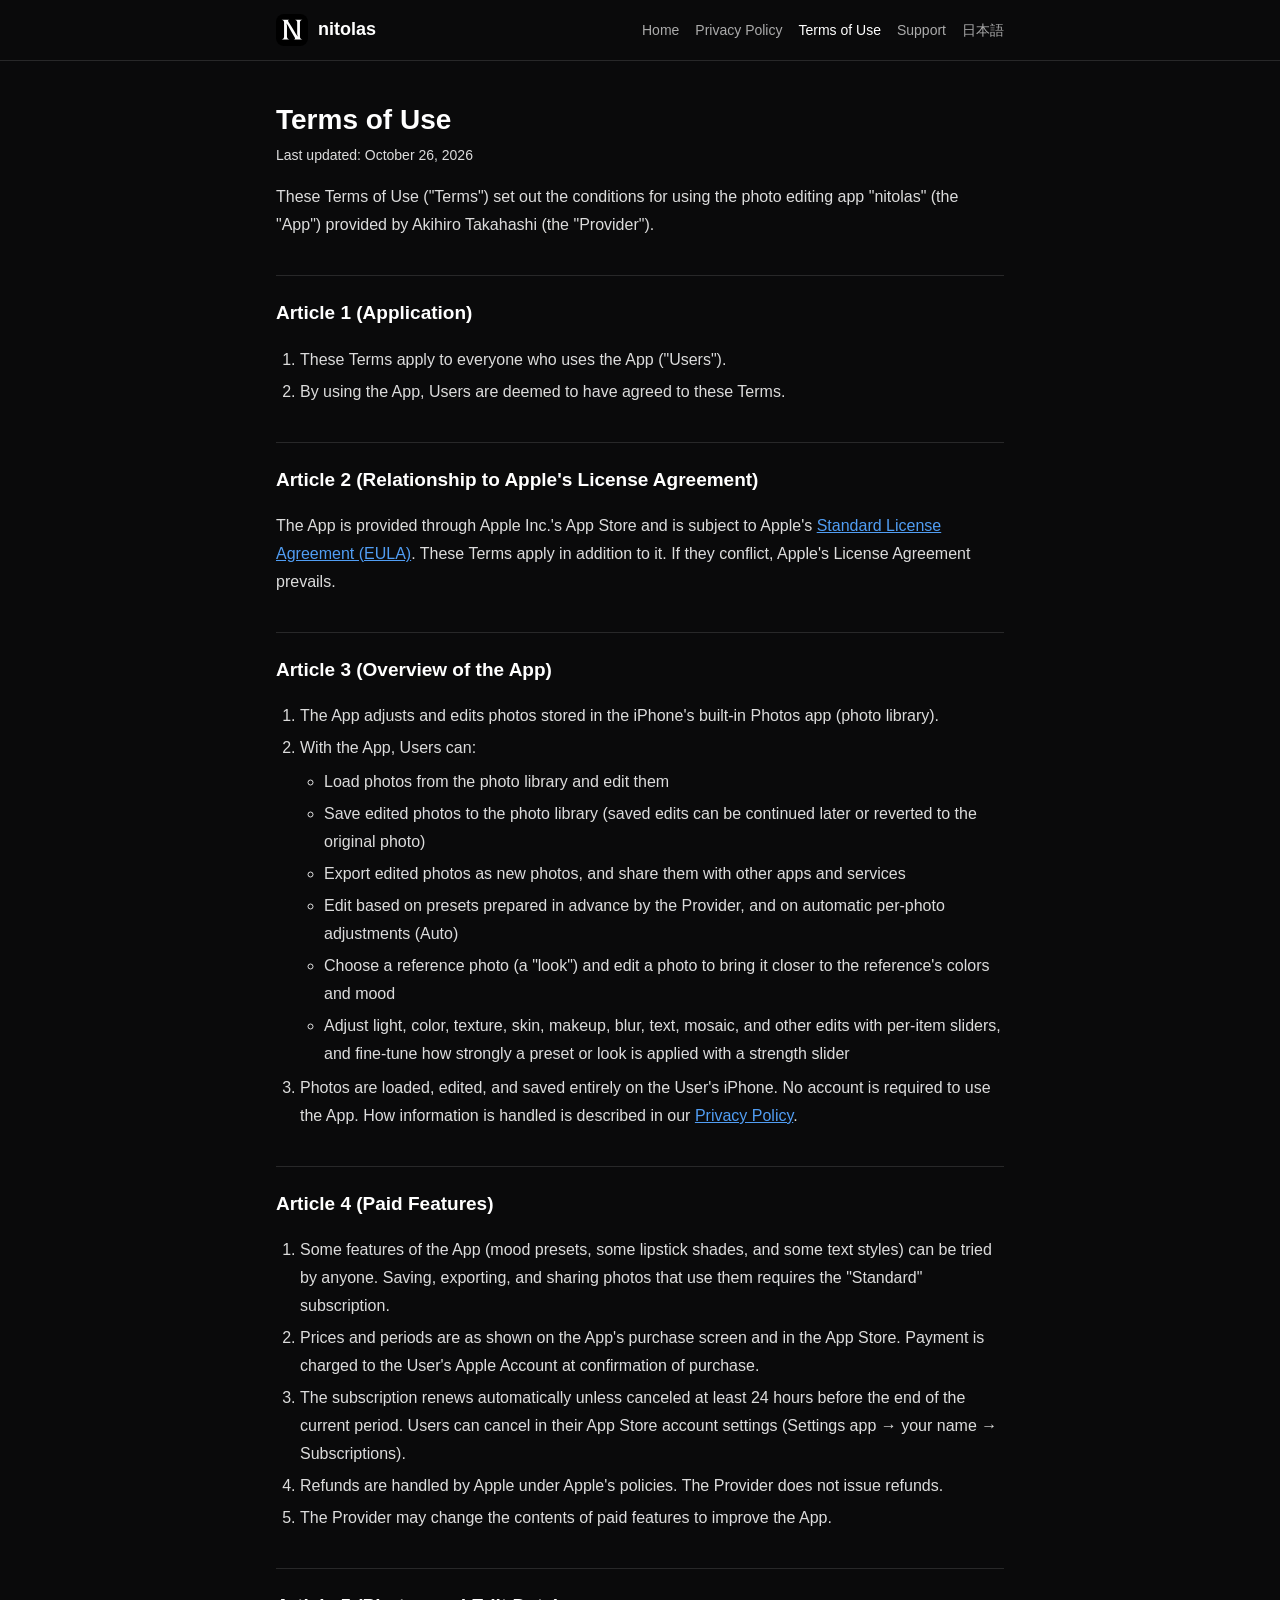
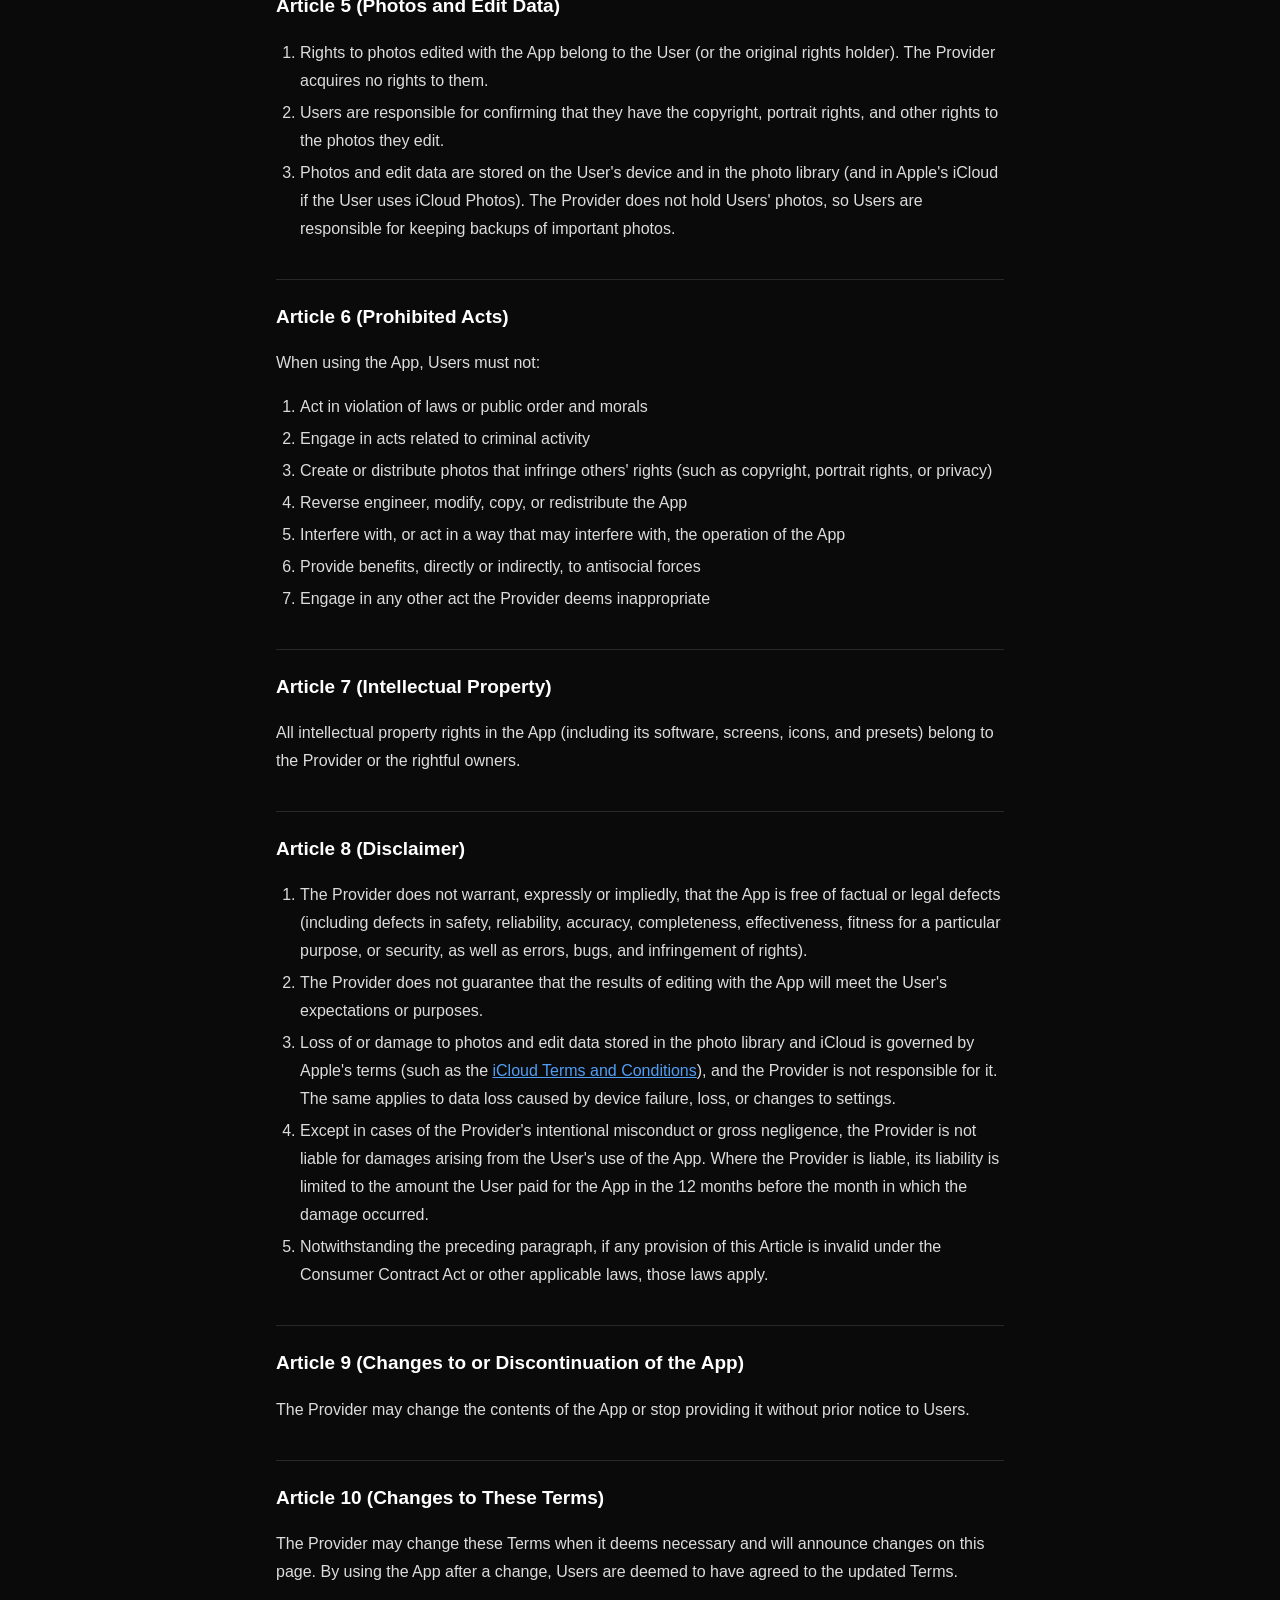
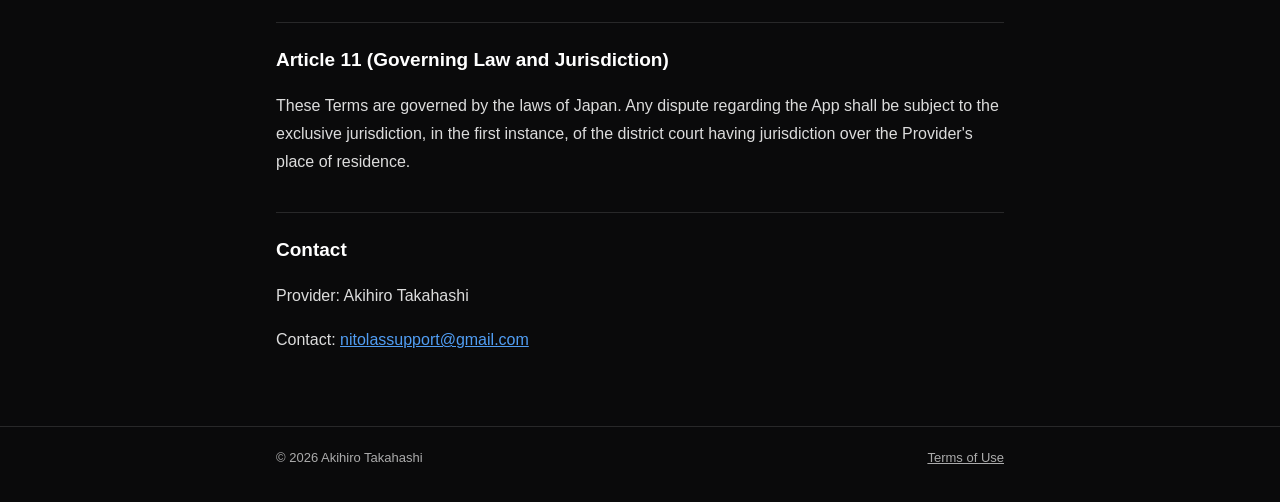
<file: en/terms.html>
<!doctype html>
<html lang="en">
<head>
<meta charset="utf-8">
<meta name="viewport" content="width=device-width, initial-scale=1">
<title>Terms of Use – nitolas</title>
<meta name="description" content="nitolas: professional photo editing for everyone who takes photos. Your photos are edited only on your iPhone.">
<link rel="icon" href="../icon.png">
<link rel="apple-touch-icon" href="../icon.png">
<link rel="stylesheet" href="../style.css">
</head>
<body>
<header><div class="wrap"><a class="brand" href="index.html"><img src="../icon.png" alt="">nitolas</a><nav><a href="index.html">Home</a><a href="privacy.html">Privacy Policy</a><a href="terms.html" aria-current="page">Terms of Use</a><a href="support.html">Support</a><a href="../terms.html" lang="ja">日本語</a></nav></div></header>
<main><div class="wrap">
<article class="document">
<h1>Terms of Use</h1>
<p class="updated">Last updated: October 26, 2026</p>
<p>These Terms of Use ("Terms") set out the conditions for using the photo editing app "nitolas" (the "App") provided by Akihiro Takahashi (the "Provider").</p>
<h2>Article 1 (Application)</h2>
<ol>
<li>These Terms apply to everyone who uses the App ("Users").</li>
<li>By using the App, Users are deemed to have agreed to these Terms.</li>
</ol>
<h2>Article 2 (Relationship to Apple's License Agreement)</h2>
<p>The App is provided through Apple Inc.'s App Store and is subject to Apple's <a href="https://www.apple.com/legal/internet-services/itunes/dev/stdeula/">Standard License Agreement (EULA)</a>. These Terms apply in addition to it. If they conflict, Apple's License Agreement prevails.</p>
<h2>Article 3 (Overview of the App)</h2>
<ol>
<li>The App adjusts and edits photos stored in the iPhone's built-in Photos app (photo library).</li>
<li>With the App, Users can:
<ul>
<li>Load photos from the photo library and edit them</li>
<li>Save edited photos to the photo library (saved edits can be continued later or reverted to the original photo)</li>
<li>Export edited photos as new photos, and share them with other apps and services</li>
<li>Edit based on presets prepared in advance by the Provider, and on automatic per-photo adjustments (Auto)</li>
<li>Choose a reference photo (a "look") and edit a photo to bring it closer to the reference's colors and mood</li>
<li>Adjust light, color, texture, skin, makeup, blur, text, mosaic, and other edits with per-item sliders, and fine-tune how strongly a preset or look is applied with a strength slider</li>
</ul>
</li>
<li>Photos are loaded, edited, and saved entirely on the User's iPhone. No account is required to use the App. How information is handled is described in our <a href="privacy.html">Privacy Policy</a>.</li>
</ol>
<h2>Article 4 (Paid Features)</h2>
<ol>
<li>Some features of the App (mood presets, some lipstick shades, and some text styles) can be tried by anyone. Saving, exporting, and sharing photos that use them requires the "Standard" subscription.</li>
<li>Prices and periods are as shown on the App's purchase screen and in the App Store. Payment is charged to the User's Apple Account at confirmation of purchase.</li>
<li>The subscription renews automatically unless canceled at least 24 hours before the end of the current period. Users can cancel in their App Store account settings (Settings app → your name → Subscriptions).</li>
<li>Refunds are handled by Apple under Apple's policies. The Provider does not issue refunds.</li>
<li>The Provider may change the contents of paid features to improve the App.</li>
</ol>
<h2>Article 5 (Photos and Edit Data)</h2>
<ol>
<li>Rights to photos edited with the App belong to the User (or the original rights holder). The Provider acquires no rights to them.</li>
<li>Users are responsible for confirming that they have the copyright, portrait rights, and other rights to the photos they edit.</li>
<li>Photos and edit data are stored on the User's device and in the photo library (and in Apple's iCloud if the User uses iCloud Photos). The Provider does not hold Users' photos, so Users are responsible for keeping backups of important photos.</li>
</ol>
<h2>Article 6 (Prohibited Acts)</h2>
<p>When using the App, Users must not:</p>
<ol>
<li>Act in violation of laws or public order and morals</li>
<li>Engage in acts related to criminal activity</li>
<li>Create or distribute photos that infringe others' rights (such as copyright, portrait rights, or privacy)</li>
<li>Reverse engineer, modify, copy, or redistribute the App</li>
<li>Interfere with, or act in a way that may interfere with, the operation of the App</li>
<li>Provide benefits, directly or indirectly, to antisocial forces</li>
<li>Engage in any other act the Provider deems inappropriate</li>
</ol>
<h2>Article 7 (Intellectual Property)</h2>
<p>All intellectual property rights in the App (including its software, screens, icons, and presets) belong to the Provider or the rightful owners.</p>
<h2>Article 8 (Disclaimer)</h2>
<ol>
<li>The Provider does not warrant, expressly or impliedly, that the App is free of factual or legal defects (including defects in safety, reliability, accuracy, completeness, effectiveness, fitness for a particular purpose, or security, as well as errors, bugs, and infringement of rights).</li>
<li>The Provider does not guarantee that the results of editing with the App will meet the User's expectations or purposes.</li>
<li>Loss of or damage to photos and edit data stored in the photo library and iCloud is governed by Apple's terms (such as the <a href="https://www.apple.com/legal/internet-services/icloud/">iCloud Terms and Conditions</a>), and the Provider is not responsible for it. The same applies to data loss caused by device failure, loss, or changes to settings.</li>
<li>Except in cases of the Provider's intentional misconduct or gross negligence, the Provider is not liable for damages arising from the User's use of the App. Where the Provider is liable, its liability is limited to the amount the User paid for the App in the 12 months before the month in which the damage occurred.</li>
<li>Notwithstanding the preceding paragraph, if any provision of this Article is invalid under the Consumer Contract Act or other applicable laws, those laws apply.</li>
</ol>
<h2>Article 9 (Changes to or Discontinuation of the App)</h2>
<p>The Provider may change the contents of the App or stop providing it without prior notice to Users.</p>
<h2>Article 10 (Changes to These Terms)</h2>
<p>The Provider may change these Terms when it deems necessary and will announce changes on this page. By using the App after a change, Users are deemed to have agreed to the updated Terms.</p>
<h2>Article 11 (Governing Law and Jurisdiction)</h2>
<p>These Terms are governed by the laws of Japan. Any dispute regarding the App shall be subject to the exclusive jurisdiction, in the first instance, of the district court having jurisdiction over the Provider's place of residence.</p>
<h2>Contact</h2>
<p>Provider: Akihiro Takahashi</p>
<p>Contact: <a href="mailto:nitolassupport@gmail.com">nitolassupport@gmail.com</a></p>
</article>
</div></main>
<footer><div class="wrap"><span>© 2026 Akihiro Takahashi</span><a href="terms.html">Terms of Use</a></div></footer>
</body>
</html>
</file>
<file: style.css>
/* nitolas のホームページ（GitHub Pages）。アプリと同じ、ほぼ黒の背景・白の文字・青のアクセント・金のグラデーション。 */
:root {
  --background: #0a0a0b;
  --surface: #151517;
  --text: #ffffff;
  --text-secondary: rgba(255, 255, 255, 0.66);
  --divider: rgba(255, 255, 255, 0.12);
  --accent: #519ef4;
  --gold: linear-gradient(90deg, #d8b46a, #f3e3b5);
}
* { box-sizing: border-box; }
body {
  margin: 0;
  background: var(--background);
  color: var(--text);
  font-family: -apple-system, BlinkMacSystemFont, "Hiragino Sans", "Helvetica Neue", "Segoe UI", sans-serif;
  line-height: 1.75;
  -webkit-text-size-adjust: 100%;
}
a { color: var(--accent); }
.wrap { max-width: 760px; margin: 0 auto; padding: 0 16px; }
header { border-bottom: 1px solid var(--divider); }
header .wrap { display: flex; align-items: center; justify-content: space-between; gap: 12px; padding-top: 14px; padding-bottom: 14px; }
.brand { display: flex; align-items: center; gap: 10px; color: var(--text); text-decoration: none; font-weight: 700; font-size: 18px; }
.brand img { width: 32px; height: 32px; border-radius: 8px; }
nav { display: flex; flex-wrap: wrap; gap: 4px 16px; font-size: 14px; }
nav a { color: var(--text-secondary); text-decoration: none; }
nav a[aria-current="page"] { color: var(--text); }
main { padding: 40px 0 56px; }
.hero { text-align: center; padding: 24px 0 8px; }
.hero > img { width: 112px; height: 112px; border-radius: 26px; }   /* アイコンだけ（バッジは除く） */
.hero h1 { font-size: 34px; line-height: 1.3; margin: 20px 0 8px; }
.tagline { font-size: 18px; margin: 0; background: var(--gold); -webkit-background-clip: text; background-clip: text; color: transparent; font-weight: 600; }
.lead { color: var(--text-secondary); margin: 16px auto 0; max-width: 560px; }
.tagline span { display: inline-block; }   /* 折り返すときは、ことばの切れ目で */
.store-badge { margin: 28px 0 0; }
.store-badge img { display: inline-block; height: 60px; width: auto; }
.features { display: grid; grid-template-columns: repeat(auto-fit, minmax(220px, 1fr)); gap: 12px; margin-top: 40px; }
.feature { background: var(--surface); border-radius: 14px; padding: 18px; }
.feature h2 { font-size: 16px; margin: 0 0 6px; }
.feature p { margin: 0; color: var(--text-secondary); font-size: 14px; }
.document h1 { font-size: 28px; line-height: 1.35; margin: 0 0 4px; }
.document h2 { font-size: 19px; margin: 36px 0 8px; padding-top: 4px; border-top: 1px solid var(--divider); padding-top: 20px; }
.document h3 { font-size: 16px; margin: 24px 0 4px; }
.document p, .document li { color: rgba(255, 255, 255, 0.86); }
.document ul, .document ol { padding-left: 1.5em; }
.document li + li { margin-top: 4px; }
.document li > ul { margin: 6px 0; }
.updated { color: var(--text-secondary); font-size: 14px; margin: 0; }
.contact { background: var(--surface); border-radius: 14px; padding: 18px; margin-top: 16px; }
footer { border-top: 1px solid var(--divider); color: var(--text-secondary); font-size: 13px; }
footer .wrap { padding-top: 20px; padding-bottom: 32px; display: flex; flex-wrap: wrap; gap: 8px 16px; justify-content: space-between; }
footer a { color: var(--text-secondary); }
</file>
